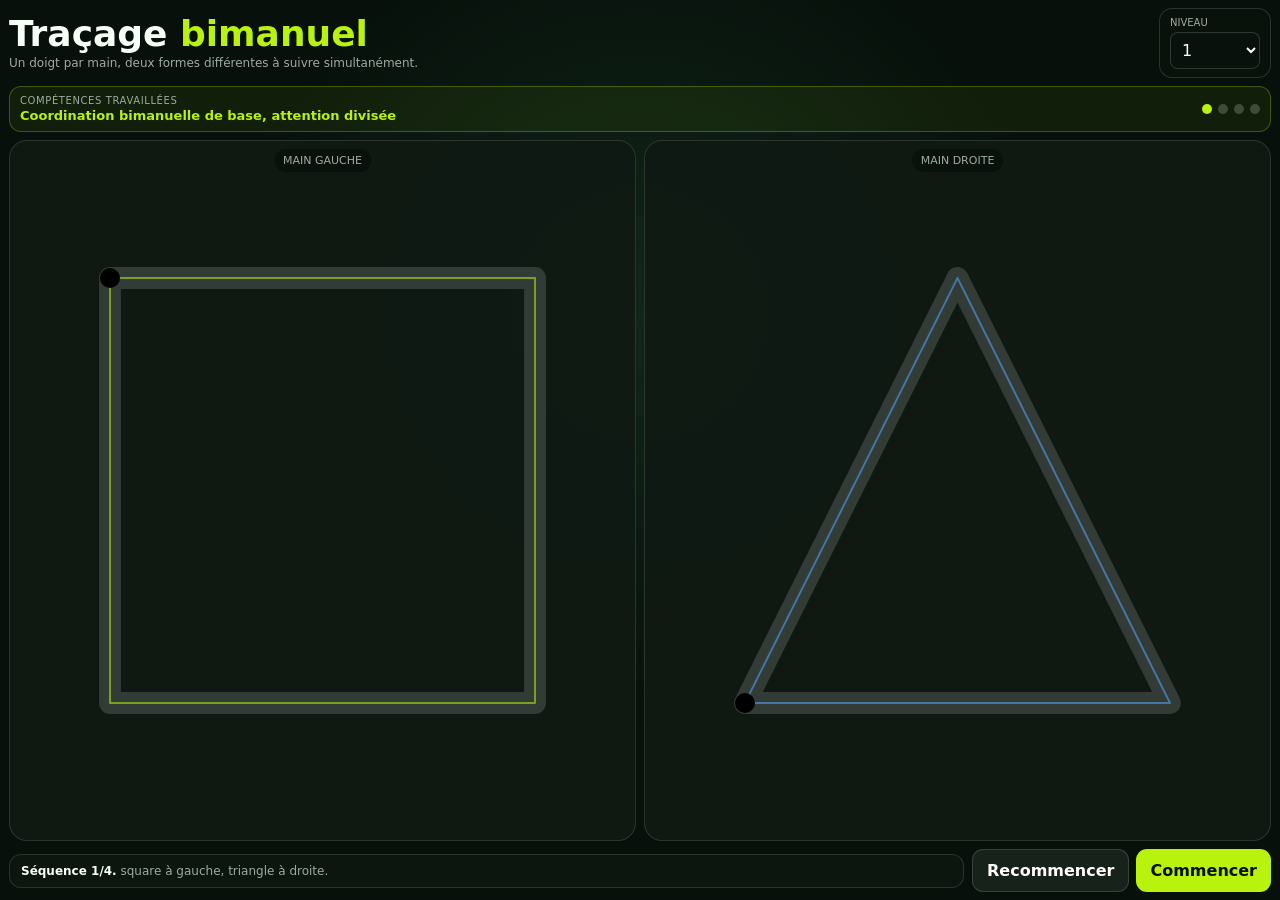
<file: jeux/bimanuel/index.html>
<!doctype html>
<html lang="fr">
<head>
<meta charset="utf-8">
<meta name="viewport" content="width=device-width,initial-scale=1,maximum-scale=1,user-scalable=no,viewport-fit=cover">
<title>Traçage bimanuel — 15 niveaux</title>
<style>
:root{
  --bg:#07100b;--panel:#101a14;--text:#f7fff9;--muted:#9bad9f;
  --accent:#b8f20d;--good:#38dc79;--bad:#ff5d73;--blue:#55a8ff;
}
*{box-sizing:border-box;-webkit-tap-highlight-color:transparent;user-select:none}
html,body{margin:0;width:100%;height:100%;overflow:hidden;background:var(--bg);color:var(--text);font-family:Inter,system-ui,sans-serif}
button,select{font:inherit}
#app{
  position:fixed;inset:0;display:grid;
  grid-template-rows:auto auto minmax(0,1fr) auto;
  gap:8px;padding:max(8px,env(safe-area-inset-top)) 9px max(8px,env(safe-area-inset-bottom));
  overflow:hidden;
  background:radial-gradient(circle at 50% 35%,rgba(47,113,65,.23),transparent 48%),var(--bg);
}
header{display:grid;grid-template-columns:1fr 112px;gap:10px;align-items:center}
h1{margin:0;font-size:clamp(22px,5.7vw,36px);line-height:1}
.subtitle{color:var(--muted);font-size:12px;margin-top:4px}
.level-box{padding:8px 10px;border:1px solid rgba(255,255,255,.14);border-radius:13px;background:rgba(10,19,13,.84)}
.level-box small{display:block;color:var(--muted);font-size:10px;text-transform:uppercase}
select{width:100%;margin-top:4px;padding:7px;border:1px solid rgba(255,255,255,.16);border-radius:8px;background:#08110b;color:#fff}
.skill{
  display:grid;grid-template-columns:1fr auto;gap:10px;align-items:center;
  padding:8px 10px;border:1px solid rgba(184,242,13,.28);
  border-radius:12px;background:rgba(184,242,13,.06)
}
.skill small{display:block;color:var(--muted);font-size:10px;text-transform:uppercase;letter-spacing:.06em}
.skill strong{display:block;color:var(--accent);margin-top:2px;font-size:13px}
.progress{display:flex;gap:6px}.step{width:10px;height:10px;border-radius:50%;background:#ffffff33}.step.active{background:var(--accent)}.step.done{background:var(--good)}
.game-area{
  min-height:0;display:grid;grid-template-columns:1fr 1fr;gap:8px;overflow:hidden
}
.zone{
  position:relative;min-width:0;min-height:0;border:1px solid rgba(255,255,255,.12);
  border-radius:18px;background:rgba(16,26,20,.94);overflow:hidden;touch-action:none
}
.zone-title{
  position:absolute;z-index:3;top:8px;left:50%;transform:translateX(-50%);
  padding:5px 9px;border-radius:999px;background:#07100bcc;color:var(--muted);font-size:11px
}
canvas{display:block;width:100%;height:100%;touch-action:none}
footer{display:grid;grid-template-columns:1fr auto;gap:8px;align-items:center}
.status{padding:9px 11px;border:1px solid rgba(255,255,255,.12);border-radius:12px;background:#0c160f;color:var(--muted);font-size:12px}
.status strong{color:var(--text)}
.controls{display:flex;gap:7px}
.btn{border:0;border-radius:11px;padding:11px 14px;background:var(--accent);color:#081006;font-weight:900;cursor:pointer}
.btn.secondary{background:#17221b;color:#fff;border:1px solid rgba(255,255,255,.14)}
.overlay{
  position:absolute;inset:0;z-index:10;display:grid;place-items:center;padding:18px;
  background:rgba(3,8,5,.82);backdrop-filter:blur(8px)
}
.overlay[hidden]{display:none}
.panel{width:min(92vw,520px);padding:20px;border:1px solid rgba(255,255,255,.14);border-radius:20px;background:#0b150e}
.panel h2{margin:0 0 8px}.panel p{margin:0 0 14px;color:var(--muted);line-height:1.45}
.result-grid{display:grid;grid-template-columns:repeat(3,1fr);gap:8px;margin:14px 0}
.result-card{padding:10px;border:1px solid rgba(255,255,255,.12);border-radius:12px;text-align:center;background:#101a14}
.result-card small{display:block;color:var(--muted);font-size:10px}.result-card strong{display:block;margin-top:4px;color:var(--accent)}
@media(max-width:620px){
  #app{gap:6px;padding-left:7px;padding-right:7px}
  header{grid-template-columns:1fr 100px}
  .subtitle{font-size:11px}
  footer{grid-template-columns:1fr}
  .controls{display:grid;grid-template-columns:1fr 1fr}
  .btn{width:100%;padding:10px}
}
@media(max-width:430px){
  .game-area{gap:5px}.zone{border-radius:14px}.zone-title{font-size:10px}
}
@media(max-height:610px){
  h1{font-size:20px}.subtitle{display:none}.skill{padding:6px 8px}
  footer{grid-template-columns:1fr auto}.controls{display:flex}
}
</style>
</head>
<body>
<main id="app">
<header>
  <div>
    <h1>Traçage <span style="color:var(--accent)">bimanuel</span></h1>
    <div class="subtitle">Un doigt par main, deux formes différentes à suivre simultanément.</div>
  </div>
  <label class="level-box">
    <small>Niveau</small>
    <select id="levelSelect"></select>
  </label>
</header>

<section class="skill">
  <div>
    <small>Compétences travaillées</small>
    <strong id="skillText"></strong>
  </div>
  <div id="progress" class="progress"></div>
</section>

<section class="game-area">
  <div class="zone">
    <div class="zone-title">MAIN GAUCHE</div>
    <canvas id="leftCanvas"></canvas>
  </div>
  <div class="zone">
    <div class="zone-title">MAIN DROITE</div>
    <canvas id="rightCanvas"></canvas>
  </div>
</section>

<footer>
  <div id="status" class="status"><strong>Prêt.</strong> Appuie sur Commencer.</div>
  <div class="controls">
    <button id="restartBtn" class="btn secondary" type="button">Recommencer</button>
    <button id="startBtn" class="btn" type="button">Commencer</button>
  </div>
</footer>

<section id="resultOverlay" class="overlay" hidden>
  <div class="panel">
    <h2 id="resultTitle">Séquence terminée</h2>
    <p id="resultText"></p>
    <div class="result-grid">
      <div class="result-card"><small>Gauche</small><strong id="leftScore">0%</strong></div>
      <div class="result-card"><small>Droite</small><strong id="rightScore">0%</strong></div>
      <div class="result-card"><small>Moyenne</small><strong id="avgScore">0%</strong></div>
    </div>
    <button id="continueBtn" class="btn" type="button">Continuer</button>
  </div>
</section>
</main>

<script>
"use strict";

const SHAPES={
  square:t=>{const u=(t%1)*4;if(u<1)return{x:-1+2*u,y:-1};if(u<2)return{x:1,y:-1+2*(u-1)};if(u<3)return{x:1-2*(u-2),y:1};return{x:-1,y:1-2*(u-3)}},
  triangle:t=>{const pts=[[-1,1],[0,-1],[1,1],[-1,1]],u=(t%1)*3,i=Math.floor(u),f=u-i;return{x:pts[i][0]+(pts[i+1][0]-pts[i][0])*f,y:pts[i][1]+(pts[i+1][1]-pts[i][1])*f}},
  circle:t=>({x:Math.cos(t*Math.PI*2),y:Math.sin(t*Math.PI*2)}),
  diamond:t=>{const pts=[[0,-1],[1,0],[0,1],[-1,0],[0,-1]],u=(t%1)*4,i=Math.floor(u),f=u-i;return{x:pts[i][0]+(pts[i+1][0]-pts[i][0])*f,y:pts[i][1]+(pts[i+1][1]-pts[i][1])*f}},
  eight:t=>({x:Math.sin(t*Math.PI*2),y:Math.sin(t*Math.PI*4)*.72}),
  zigzag:t=>{const pts=[[-1,-.8],[-.45,.8],[0,-.8],[.45,.8],[1,-.8]],u=(t%1)*4,i=Math.min(3,Math.floor(u)),f=u-i;return{x:pts[i][0]+(pts[i+1][0]-pts[i][0])*f,y:pts[i][1]+(pts[i+1][1]-pts[i][1])*f}},
  wave:t=>({x:-1+2*(t%1),y:Math.sin(t*Math.PI*4)*.72}),
  spiral:t=>{const a=t*Math.PI*4,r=.18+.82*t;return{x:Math.cos(a)*r,y:Math.sin(a)*r}}
};

const LEVELS={
1:{speed:.065,tolerance:.24,laps:1,skill:"Coordination bimanuelle de base, attention divisée",seq:[["square","triangle",1,1],["circle","square",1,1],["triangle","circle",1,1],["diamond","square",1,1]]},
2:{speed:.072,tolerance:.23,laps:1,skill:"Indépendance des deux mains, précision gestuelle",seq:[["square","triangle",1,-1],["circle","diamond",1,1],["triangle","square",-1,1],["diamond","circle",1,-1]]},
3:{speed:.08,tolerance:.22,laps:1,skill:"Synchronisation visuomotrice, contrôle bilatéral",seq:[["zigzag","circle",1,1],["square","wave",1,-1],["triangle","diamond",-1,1],["circle","zigzag",1,-1]]},
4:{speed:.087,tolerance:.21,laps:1,skill:"Précision bimanuelle sur formes asymétriques",seq:[["eight","square",1,1],["triangle","wave",1,-1],["zigzag","diamond",-1,1],["circle","eight",1,-1]]},
5:{speed:.095,tolerance:.20,laps:1,skill:"Adaptation à des directions opposées",seq:[["square","triangle",1,-1],["eight","circle",-1,1],["wave","diamond",1,-1],["zigzag","square",-1,1]]},
6:{speed:.103,tolerance:.19,laps:1.2,skill:"Coordination sous vitesse, maintien de l’attention",seq:[["circle","wave",1,1],["diamond","eight",-1,1],["triangle","zigzag",1,-1],["square","circle",-1,1]]},
7:{speed:.112,tolerance:.18,laps:1.25,skill:"Double tâche et anticipation motrice",seq:[["spiral","square",1,1],["eight","triangle",1,-1],["wave","circle",-1,1],["zigzag","diamond",1,-1]]},
8:{speed:.121,tolerance:.17,laps:1.3,skill:"Stabilité gestuelle sous charge cognitive",seq:[["spiral","circle",1,-1],["square","eight",-1,1],["triangle","wave",1,1],["diamond","zigzag",-1,1]]},
9:{speed:.13,tolerance:.165,laps:1.35,skill:"Attention partagée et contrôle des trajectoires",seq:[["eight","spiral",1,1],["wave","triangle",-1,1],["circle","zigzag",1,-1],["square","diamond",-1,1]]},
10:{speed:.14,tolerance:.16,laps:1.4,skill:"Décision motrice sous pression temporelle",seq:[["spiral","zigzag",1,-1],["eight","wave",-1,1],["diamond","triangle",1,-1],["circle","square",-1,1]]},
11:{speed:.15,tolerance:.155,laps:1.45,skill:"Résistance à l’erreur et régularité bimanuelle",seq:[["zigzag","spiral",1,1],["wave","eight",-1,-1],["triangle","circle",1,-1],["diamond","square",-1,1]]},
12:{speed:.16,tolerance:.15,laps:1.5,skill:"Flexibilité cognitive et coordination avancée",seq:[["spiral","eight",1,-1],["circle","wave",-1,1],["zigzag","triangle",1,-1],["square","diamond",-1,-1]]},
13:{speed:.17,tolerance:.145,laps:1.55,skill:"Maîtrise de trajectoires complexes",seq:[["spiral","zigzag",-1,1],["eight","diamond",1,-1],["wave","square",-1,1],["circle","triangle",1,-1]]},
14:{speed:.18,tolerance:.14,laps:1.65,skill:"Coordination bilatérale à haute vitesse",seq:[["spiral","wave",1,-1],["zigzag","eight",-1,1],["diamond","circle",1,-1],["triangle","square",-1,-1]]},
15:{speed:.19,tolerance:.135,laps:1.75,skill:"Maîtrise bimanuelle sous forte charge cognitive",seq:[["spiral","eight",-1,1],["wave","zigzag",1,-1],["circle","diamond",-1,-1],["triangle","spiral",1,-1]]}
};

const levelSelect=document.getElementById("levelSelect");
const leftCanvas=document.getElementById("leftCanvas");
const rightCanvas=document.getElementById("rightCanvas");
const skillText=document.getElementById("skillText");
const progress=document.getElementById("progress");
const status=document.getElementById("status");
const startBtn=document.getElementById("startBtn");
const restartBtn=document.getElementById("restartBtn");
const overlay=document.getElementById("resultOverlay");
const resultTitle=document.getElementById("resultTitle");
const resultText=document.getElementById("resultText");
const leftScore=document.getElementById("leftScore");
const rightScore=document.getElementById("rightScore");
const avgScore=document.getElementById("avgScore");
const continueBtn=document.getElementById("continueBtn");

levelSelect.innerHTML=Array.from({length:15},(_,i)=>`<option value="${i+1}">${i+1}</option>`).join("");

let level=1,sequenceIndex=0,running=false,startTime=0,raf=null;
let leftPointer=null,rightPointer=null,leftSamples=0,rightSamples=0,leftGood=0,rightGood=0;
let current={leftShape:"square",rightShape:"triangle",leftDir:1,rightDir:1};

function cfg(){return LEVELS[level]}
function setStatus(title,text=""){status.innerHTML=`<strong>${title}</strong>${text?" "+text:""}`}
function updateProgress(){
  progress.innerHTML="";
  for(let i=0;i<4;i++){const s=document.createElement("span");s.className="step"+(i<sequenceIndex?" done":i===sequenceIndex?" active":"");progress.appendChild(s)}
}
function resizeCanvas(canvas){
  const r=canvas.getBoundingClientRect(),dpr=Math.min(devicePixelRatio||1,2);
  canvas.width=Math.round(r.width*dpr);canvas.height=Math.round(r.height*dpr);
  const ctx=canvas.getContext("2d");ctx.setTransform(dpr,0,0,dpr,0,0)
}
function resize(){resizeCanvas(leftCanvas);resizeCanvas(rightCanvas);drawAll(performance.now())}
function mapPoint(shape,t,canvas){
  const p=SHAPES[shape]((t%1+1)%1),w=canvas.clientWidth,h=canvas.clientHeight;
  const scale=Math.min(w,h)*.34;
  return{x:w/2+p.x*scale,y:h/2+p.y*scale}
}
function drawPath(canvas,shape,dir,color){
  const ctx=canvas.getContext("2d"),w=canvas.clientWidth,h=canvas.clientHeight;
  ctx.clearRect(0,0,w,h);ctx.lineWidth=Math.max(7,Math.min(w,h)*.035);ctx.lineCap="round";ctx.lineJoin="round";
  ctx.strokeStyle="rgba(255,255,255,.15)";ctx.beginPath();
  for(let i=0;i<=180;i++){const t=dir>0?i/180:1-i/180,p=mapPoint(shape,t,canvas);if(i===0)ctx.moveTo(p.x,p.y);else ctx.lineTo(p.x,p.y)}
  ctx.stroke();
  ctx.lineWidth=2;ctx.strokeStyle=color;ctx.stroke()
}
function drawFinger(ctx,p,color){
  if(!p)return;ctx.beginPath();ctx.arc(p.x,p.y,12,0,Math.PI*2);ctx.fillStyle=color;ctx.fill();
  ctx.beginPath();ctx.arc(p.x,p.y,22,0,Math.PI*2);ctx.strokeStyle=color;ctx.lineWidth=2;ctx.stroke()
}
function drawAll(now){
  const c=cfg(),elapsed=running?(now-startTime)/1000:0;
  const t=elapsed*c.speed;
  drawPath(leftCanvas,current.leftShape,current.leftDir,"rgba(184,242,13,.55)");
  drawPath(rightCanvas,current.rightShape,current.rightDir,"rgba(85,168,255,.55)");
  const lctx=leftCanvas.getContext("2d"),rctx=rightCanvas.getContext("2d");
  const lp=mapPoint(current.leftShape,current.leftDir>0?t:-t,leftCanvas);
  const rp=mapPoint(current.rightShape,current.rightDir>0?t:-t,rightCanvas);
  lctx.beginPath();lctx.arc(lp.x,lp.y,10,0,Math.PI*2);lctx.fillStyle="var(--accent)";lctx.fill();
  rctx.beginPath();rctx.arc(rp.x,rp.y,10,0,Math.PI*2);rctx.fillStyle="var(--blue)";rctx.fill();
  drawFinger(lctx,leftPointer,"rgba(184,242,13,.95)");
  drawFinger(rctx,rightPointer,"rgba(85,168,255,.95)");
  if(running){
    sampleAccuracy(lp,rp);
    if(t>=c.laps)finishSequence();
    else raf=requestAnimationFrame(drawAll)
  }
}
function sampleAccuracy(lp,rp){
  const tol=Math.min(leftCanvas.clientWidth,leftCanvas.clientHeight)*cfg().tolerance;
  if(leftPointer){leftSamples++;if(Math.hypot(leftPointer.x-lp.x,leftPointer.y-lp.y)<=tol)leftGood++}
  if(rightPointer){rightSamples++;if(Math.hypot(rightPointer.x-rp.x,rightPointer.y-rp.y)<=tol)rightGood++}
}
function pointerPos(e,canvas){const r=canvas.getBoundingClientRect();return{x:e.clientX-r.left,y:e.clientY-r.top,id:e.pointerId}}
function bindCanvas(canvas,side){
  canvas.addEventListener("pointerdown",e=>{canvas.setPointerCapture(e.pointerId);const p=pointerPos(e,canvas);if(side==="left")leftPointer=p;else rightPointer=p});
  canvas.addEventListener("pointermove",e=>{const p=pointerPos(e,canvas);if(side==="left"&&leftPointer?.id===e.pointerId)leftPointer=p;if(side==="right"&&rightPointer?.id===e.pointerId)rightPointer=p});
  const up=e=>{if(side==="left"&&leftPointer?.id===e.pointerId)leftPointer=null;if(side==="right"&&rightPointer?.id===e.pointerId)rightPointer=null};
  canvas.addEventListener("pointerup",up);canvas.addEventListener("pointercancel",up)
}
function loadSequence(){
  const s=cfg().seq[sequenceIndex];
  [current.leftShape,current.rightShape,current.leftDir,current.rightDir]=s;
  setStatus("Séquence "+(sequenceIndex+1)+"/4.",`${current.leftShape} à gauche, ${current.rightShape} à droite.`);
  leftPointer=rightPointer=null;leftSamples=rightSamples=leftGood=rightGood=0;
  drawAll(performance.now());updateProgress()
}
function startSequence(){
  if(running)return;
  running=true;startTime=performance.now();leftSamples=rightSamples=leftGood=rightGood=0;
  setStatus("En cours.","Pose un doigt dans chaque zone et suis les deux repères.");
  startBtn.disabled=true;raf=requestAnimationFrame(drawAll)
}
function finishSequence(){
  running=false;if(raf)cancelAnimationFrame(raf);raf=null;
  const ls=leftSamples?Math.round(leftGood/leftSamples*100):0;
  const rs=rightSamples?Math.round(rightGood/rightSamples*100):0;
  const avg=Math.round((ls+rs)/2);
  leftScore.textContent=ls+"%";rightScore.textContent=rs+"%";avgScore.textContent=avg+"%";
  const passed=avg>=70&&ls>=60&&rs>=60;
  resultTitle.textContent=passed?"Séquence validée":"Séquence à retravailler";
  resultText.textContent=passed?"Les deux mains sont restées suffisamment proches des trajectoires.":"Une des deux mains s’est trop éloignée de sa trajectoire.";
  continueBtn.textContent=passed?(sequenceIndex===3?"Terminer le niveau":"Séquence suivante"):"Réessayer";
  continueBtn.onclick=()=>{
    overlay.hidden=true;
    if(passed){
      if(sequenceIndex<3){sequenceIndex++;loadSequence();startBtn.disabled=false}
      else{setStatus("Niveau validé !","Les 4 séquences sont réussies.");startBtn.disabled=false}
    }else{loadSequence();startBtn.disabled=false}
  };
  overlay.hidden=false
}
function resetLevel(){running=false;if(raf)cancelAnimationFrame(raf);sequenceIndex=0;startBtn.disabled=false;loadSequence()}
function updateLevel(){level=Number(levelSelect.value);skillText.textContent=cfg().skill;resetLevel()}

bindCanvas(leftCanvas,"left");bindCanvas(rightCanvas,"right");
levelSelect.addEventListener("change",updateLevel);
startBtn.addEventListener("click",startSequence);
restartBtn.addEventListener("click",resetLevel);
window.addEventListener("resize",resize);

updateLevel();
resize();
</script>
</body>
</html>
</file>
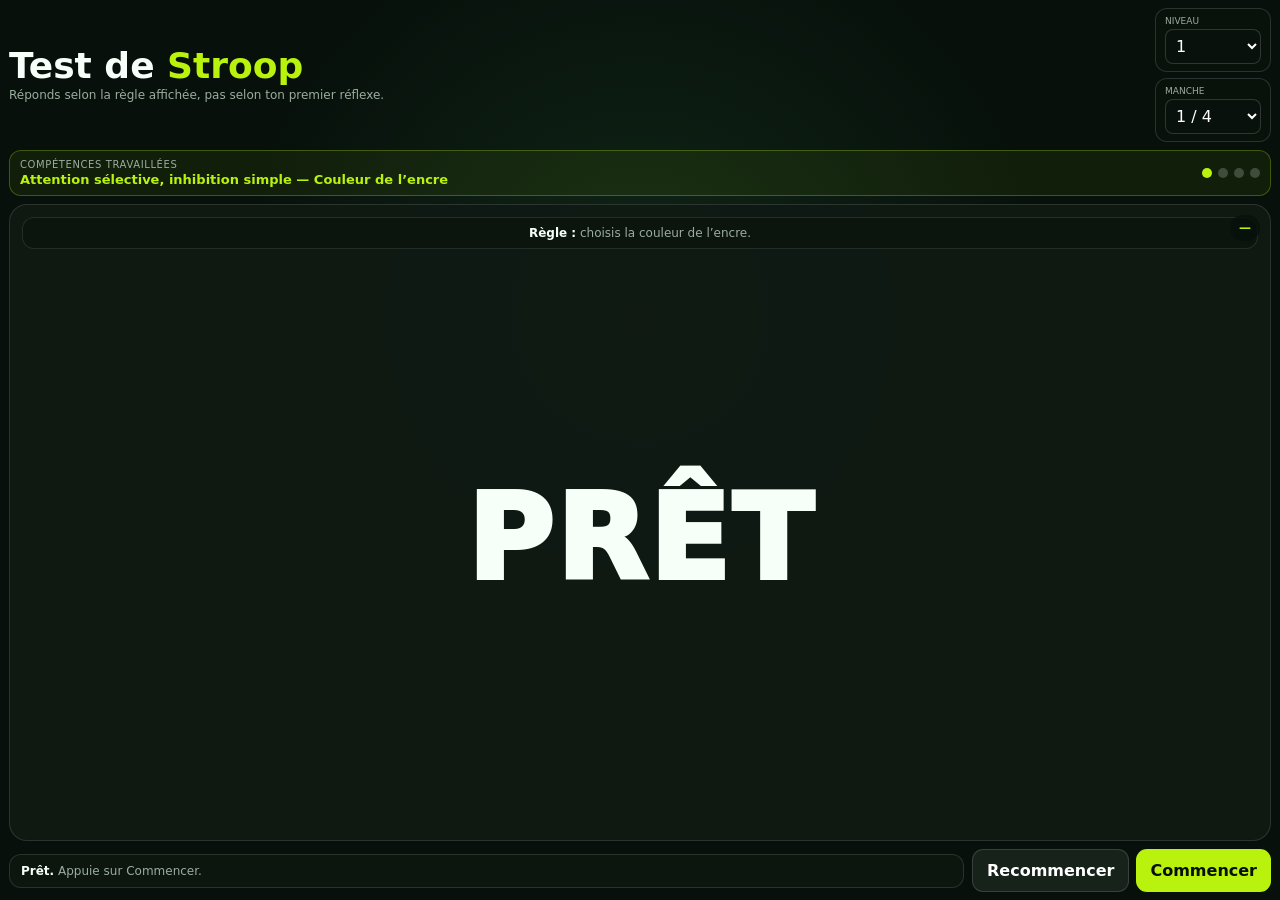
<file: jeux/stroop/index.html>
<!doctype html>
<html lang="fr">
<head>
<meta charset="utf-8">
<meta name="viewport" content="width=device-width,initial-scale=1,maximum-scale=1,user-scalable=no,viewport-fit=cover">
<title>Stroop Football — 15 niveaux</title>
<style>
:root{
  --bg:#07100b;--panel:#101a14;--text:#f7fff9;--muted:#9bad9f;
  --accent:#b8f20d;--good:#38dc79;--bad:#ff5d73;--blue:#55a8ff;--yellow:#f3d93b;--purple:#9b7cff;--orange:#ff9f43;
}
*{box-sizing:border-box;-webkit-tap-highlight-color:transparent;user-select:none}
html,body{margin:0;width:100%;height:100%;overflow:hidden;background:var(--bg);color:var(--text);font-family:Inter,system-ui,sans-serif}
button,select{font:inherit}
#app{
  position:fixed;inset:0;display:grid;grid-template-rows:auto auto minmax(0,1fr) auto;
  gap:8px;padding:max(8px,env(safe-area-inset-top)) 9px max(8px,env(safe-area-inset-bottom));
  overflow:hidden;background:radial-gradient(circle at 50% 35%,rgba(47,113,65,.23),transparent 48%),var(--bg)
}
header{display:grid;grid-template-columns:1fr 116px;gap:10px;align-items:center}
h1{margin:0;font-size:clamp(22px,5.7vw,36px);line-height:1}
.subtitle{color:var(--muted);font-size:12px;margin-top:4px}
.control-stack{display:grid;gap:6px}
.select-box{padding:7px 9px;border:1px solid rgba(255,255,255,.14);border-radius:12px;background:rgba(10,19,13,.84)}
.select-box small{display:block;color:var(--muted);font-size:9px;text-transform:uppercase}
select{width:100%;margin-top:3px;padding:6px;border:1px solid rgba(255,255,255,.16);border-radius:8px;background:#08110b;color:#fff}
.skill{
  display:grid;grid-template-columns:1fr auto;gap:10px;align-items:center;
  padding:8px 10px;border:1px solid rgba(184,242,13,.28);border-radius:12px;background:rgba(184,242,13,.06)
}
.skill small{display:block;color:var(--muted);font-size:10px;text-transform:uppercase;letter-spacing:.06em}
.skill strong{display:block;color:var(--accent);margin-top:2px;font-size:13px}
.progress{display:flex;gap:6px}.step{width:10px;height:10px;border-radius:50%;background:#ffffff33}.step.active{background:var(--accent)}.step.done{background:var(--good)}
.arena{
  min-height:0;position:relative;display:grid;grid-template-rows:auto minmax(0,1fr) auto;
  gap:10px;padding:12px;border:1px solid rgba(255,255,255,.12);border-radius:18px;background:rgba(16,26,20,.94);overflow:hidden
}
.rule{
  padding:8px 10px;border-radius:12px;background:#0b150e;border:1px solid rgba(255,255,255,.1);
  color:var(--muted);font-size:12px;text-align:center
}
.rule strong{color:var(--text)}
.stimulus-wrap{display:grid;place-items:center;min-height:0}
.stimulus{
  font-weight:950;font-size:clamp(44px,14vw,118px);letter-spacing:.02em;text-align:center;
  padding:12px;line-height:1;word-break:break-word
}
.countdown{position:absolute;top:10px;right:10px;padding:6px 9px;border-radius:999px;background:#07100bcc;color:var(--accent);font-weight:800;font-size:12px}
.answers{display:grid;grid-template-columns:repeat(4,1fr);gap:8px}
.answer{
  min-height:58px;border:0;border-radius:13px;color:#07100b;font-weight:900;cursor:pointer;
  padding:8px;font-size:clamp(12px,2.8vw,16px)
}
.answer:active{transform:scale(.98)}
footer{display:grid;grid-template-columns:1fr auto;gap:8px;align-items:center}
.status{padding:9px 11px;border:1px solid rgba(255,255,255,.12);border-radius:12px;background:#0c160f;color:var(--muted);font-size:12px}
.status strong{color:var(--text)}
.controls{display:flex;gap:7px}
.btn{border:0;border-radius:11px;padding:11px 14px;background:var(--accent);color:#081006;font-weight:900;cursor:pointer}
.btn.secondary{background:#17221b;color:#fff;border:1px solid rgba(255,255,255,.14)}
.overlay{
  position:absolute;inset:0;z-index:10;display:grid;place-items:center;padding:18px;
  background:rgba(3,8,5,.82);backdrop-filter:blur(8px)
}
.overlay[hidden]{display:none}
.panel{width:min(92vw,520px);padding:20px;border:1px solid rgba(255,255,255,.14);border-radius:20px;background:#0b150e}
.panel h2{margin:0 0 8px}.panel p{margin:0 0 14px;color:var(--muted);line-height:1.45}
.result-grid{display:grid;grid-template-columns:repeat(3,1fr);gap:8px;margin:14px 0}
.result-card{padding:10px;border:1px solid rgba(255,255,255,.12);border-radius:12px;text-align:center;background:#101a14}
.result-card small{display:block;color:var(--muted);font-size:10px}.result-card strong{display:block;margin-top:4px;color:var(--accent)}
@media(max-width:620px){
  header{grid-template-columns:1fr 104px}.subtitle{font-size:11px}
  .answers{grid-template-columns:repeat(2,1fr)}
  footer{grid-template-columns:1fr}.controls{display:grid;grid-template-columns:1fr 1fr}
  .btn{width:100%;padding:10px}
}
@media(max-height:610px){
  h1{font-size:20px}.subtitle{display:none}.skill{padding:6px 8px}
  footer{grid-template-columns:1fr auto}.controls{display:flex}
  .answer{min-height:46px}.stimulus{font-size:clamp(38px,10vw,82px)}
}
</style>
</head>
<body>
<main id="app">
<header>
  <div>
    <h1>Test de <span style="color:var(--accent)">Stroop</span></h1>
    <div class="subtitle">Réponds selon la règle affichée, pas selon ton premier réflexe.</div>
  </div>
  <div class="control-stack">
    <label class="select-box">
      <small>Niveau</small>
      <select id="levelSelect"></select>
    </label>
    <label class="select-box">
      <small>Manche</small>
      <select id="roundSelect">
        <option value="0">1 / 4</option><option value="1">2 / 4</option>
        <option value="2">3 / 4</option><option value="3">4 / 4</option>
      </select>
    </label>
  </div>
</header>

<section class="skill">
  <div>
    <small>Compétences travaillées</small>
    <strong id="skillText"></strong>
  </div>
  <div id="progress" class="progress"></div>
</section>

<section class="arena">
  <div id="ruleText" class="rule"><strong>Règle :</strong> choisis la couleur de l’encre.</div>
  <div class="stimulus-wrap">
    <div id="stimulus" class="stimulus">PRÊT</div>
  </div>
  <div id="answers" class="answers"></div>
  <div id="countdown" class="countdown">—</div>
</section>

<footer>
  <div id="status" class="status"><strong>Prêt.</strong> Appuie sur Commencer.</div>
  <div class="controls">
    <button id="restartBtn" class="btn secondary" type="button">Recommencer</button>
    <button id="startBtn" class="btn" type="button">Commencer</button>
  </div>
</footer>

<section id="resultOverlay" class="overlay" hidden>
  <div class="panel">
    <h2 id="resultTitle">Manche terminée</h2>
    <p id="resultText"></p>
    <div class="result-grid">
      <div class="result-card"><small>Précision</small><strong id="accuracyValue">0%</strong></div>
      <div class="result-card"><small>Temps moyen</small><strong id="timeValue">0 ms</strong></div>
      <div class="result-card"><small>Score</small><strong id="scoreValue">0</strong></div>
    </div>
    <button id="continueBtn" class="btn" type="button">Continuer</button>
  </div>
</section>
</main>

<script>
"use strict";

const COLORS=[
  {name:"ROUGE",hex:"#ff5d73"},
  {name:"VERT",hex:"#38dc79"},
  {name:"BLEU",hex:"#55a8ff"},
  {name:"JAUNE",hex:"#f3d93b"},
  {name:"VIOLET",hex:"#9b7cff"},
  {name:"ORANGE",hex:"#ff9f43"}
];

const LEVELS={
1:{colors:3,trials:8,limit:2600,incongruent:.45,shuffle:false,distractor:false,switchRule:false,neutral:false,skill:"Attention sélective, inhibition simple"},
2:{colors:4,trials:10,limit:2450,incongruent:.55,shuffle:false,distractor:true,switchRule:false,neutral:false,skill:"Contrôle de l’interférence, attention visuelle"},
3:{colors:4,trials:10,limit:2300,incongruent:.65,shuffle:true,distractor:true,switchRule:false,neutral:false,skill:"Inhibition et vitesse de décision"},
4:{colors:4,trials:12,limit:2150,incongruent:.72,shuffle:true,distractor:true,switchRule:true,neutral:false,skill:"Flexibilité cognitive et changement de règle"},
5:{colors:4,trials:12,limit:2000,incongruent:.78,shuffle:true,distractor:true,switchRule:true,neutral:true,skill:"Attention soutenue, adaptation à des stimuli neutres"},
6:{colors:5,trials:12,limit:1900,incongruent:.8,shuffle:true,distractor:true,switchRule:true,neutral:true,skill:"Traitement rapide et inhibition renforcée"},
7:{colors:5,trials:14,limit:1800,incongruent:.82,shuffle:true,distractor:true,switchRule:true,neutral:true,skill:"Mémoire de règle et contrôle attentionnel"},
8:{colors:5,trials:14,limit:1700,incongruent:.84,shuffle:true,distractor:true,switchRule:true,neutral:true,skill:"Flexibilité sous pression temporelle"},
9:{colors:5,trials:15,limit:1600,incongruent:.86,shuffle:true,distractor:true,switchRule:true,neutral:true,skill:"Décision rapide avec forte interférence"},
10:{colors:6,trials:15,limit:1500,incongruent:.88,shuffle:true,distractor:true,switchRule:true,neutral:true,skill:"Sélection de l’information sous charge élevée"},
11:{colors:6,trials:16,limit:1420,incongruent:.9,shuffle:true,distractor:true,switchRule:true,neutral:true,skill:"Inhibition avancée et concentration durable"},
12:{colors:6,trials:16,limit:1340,incongruent:.91,shuffle:true,distractor:true,switchRule:true,neutral:true,skill:"Adaptation cognitive à rythme rapide"},
13:{colors:6,trials:18,limit:1260,incongruent:.92,shuffle:true,distractor:true,switchRule:true,neutral:true,skill:"Décision sous forte pression"},
14:{colors:6,trials:18,limit:1180,incongruent:.94,shuffle:true,distractor:true,switchRule:true,neutral:true,skill:"Contrôle exécutif à haute vitesse"},
15:{colors:6,trials:20,limit:1050,incongruent:.95,shuffle:true,distractor:true,switchRule:true,neutral:true,skill:"Maîtrise de l’inhibition et flexibilité maximale"}
};

const ROUND_VARIANTS=[
  {name:"Couleur de l’encre",baseRule:"ink",randomRule:false,doubleDistractor:false},
  {name:"Mot écrit",baseRule:"word",randomRule:false,doubleDistractor:false},
  {name:"Règle alternée",baseRule:"ink",randomRule:true,doubleDistractor:false},
  {name:"Interférence renforcée",baseRule:"ink",randomRule:true,doubleDistractor:true}
];

const levelSelect=document.getElementById("levelSelect");
const roundSelect=document.getElementById("roundSelect");
const skillText=document.getElementById("skillText");
const progress=document.getElementById("progress");
const ruleText=document.getElementById("ruleText");
const stimulus=document.getElementById("stimulus");
const answers=document.getElementById("answers");
const countdown=document.getElementById("countdown");
const status=document.getElementById("status");
const startBtn=document.getElementById("startBtn");
const restartBtn=document.getElementById("restartBtn");
const overlay=document.getElementById("resultOverlay");
const resultTitle=document.getElementById("resultTitle");
const resultText=document.getElementById("resultText");
const accuracyValue=document.getElementById("accuracyValue");
const timeValue=document.getElementById("timeValue");
const scoreValue=document.getElementById("scoreValue");
const continueBtn=document.getElementById("continueBtn");

levelSelect.innerHTML=Array.from({length:15},(_,i)=>`<option value="${i+1}">${i+1}</option>`).join("");

let level=1,roundIndex=0,trial=0,correct=0,totalTime=0,trialStarted=0,currentAnswer="",running=false,timer=null,passedRounds=new Set();

function cfg(){return LEVELS[level]}
function variant(){return ROUND_VARIANTS[roundIndex]}
function setStatus(title,text=""){status.innerHTML=`<strong>${title}</strong>${text?" "+text:""}`}
function updateProgress(){
  progress.innerHTML="";
  for(let i=0;i<4;i++){
    const s=document.createElement("span");
    s.className="step"+(passedRounds.has(i)?" done":i===roundIndex?" active":"");
    progress.appendChild(s)
  }
}
function shuffle(arr){return [...arr].sort(()=>Math.random()-.5)}
function updateUI(){
  skillText.textContent=cfg().skill+" — "+variant().name;
  roundSelect.value=String(roundIndex);
  updateProgress();
  resetRound()
}
function resetRound(){
  clearTimeout(timer);running=false;trial=0;correct=0;totalTime=0;currentAnswer="";
  startBtn.disabled=false;stimulus.textContent="PRÊT";stimulus.style.color="var(--text)";
  countdown.textContent="—";answers.innerHTML="";setStatus("Prêt.","Appuie sur Commencer.");
  setRuleLabel(variant().baseRule)
}
function setRuleLabel(rule){
  ruleText.innerHTML=`<strong>Règle :</strong> ${rule==="ink"?"choisis la couleur de l’encre.":"choisis le mot écrit."}`
}
function chooseRule(){
  const v=variant(),c=cfg();
  if(v.randomRule && c.switchRule)return Math.random()<.5?"ink":"word";
  return v.baseRule
}
function makeTrial(){
  const c=cfg(),v=variant(),available=COLORS.slice(0,c.colors);
  let wordColor=available[Math.floor(Math.random()*available.length)];
  let inkColor;
  const useNeutral=c.neutral&&Math.random()<.12;
  if(useNeutral){
    stimulus.textContent="BALLON";
    inkColor=available[Math.floor(Math.random()*available.length)]
  }else{
    stimulus.textContent=wordColor.name;
    if(Math.random()<c.incongruent){
      do{inkColor=available[Math.floor(Math.random()*available.length)]}while(inkColor.name===wordColor.name)
    }else inkColor=wordColor
  }
  stimulus.style.color=inkColor.hex;

  const rule=chooseRule();
  setRuleLabel(rule);
  currentAnswer=rule==="ink"?inkColor.name:(useNeutral?inkColor.name:wordColor.name);

  let options=available;
  if(c.shuffle)options=shuffle(options);
  answers.innerHTML="";
  options.forEach(col=>{
    const b=document.createElement("button");
    b.type="button";b.className="answer";b.textContent=col.name;b.style.background=col.hex;
    b.addEventListener("click",()=>submit(col.name));
    answers.appendChild(b)
  });

  if(c.distractor){
    stimulus.style.textShadow=v.doubleDistractor
      ?"8px 7px 0 rgba(255,255,255,.12), -8px -7px 0 rgba(255,255,255,.08)"
      :"5px 5px 0 rgba(255,255,255,.1)";
    stimulus.style.transform=`translate(${(Math.random()-.5)*18}px,${(Math.random()-.5)*12}px) rotate(${(Math.random()-.5)*6}deg)`
  }else{
    stimulus.style.textShadow="none";stimulus.style.transform="none"
  }

  trialStarted=performance.now();
  let remaining=c.limit;
  countdown.textContent=(remaining/1000).toFixed(1)+" s";
  clearTimeout(timer);
  const tick=()=>{
    if(!running)return;
    remaining=c.limit-(performance.now()-trialStarted);
    countdown.textContent=Math.max(0,remaining/1000).toFixed(1)+" s";
    if(remaining<=0){submit(null);return}
    timer=setTimeout(tick,60)
  };
  tick()
}
function submit(value){
  if(!running)return;
  clearTimeout(timer);
  const elapsed=performance.now()-trialStarted;
  totalTime+=Math.min(elapsed,cfg().limit);
  if(value===currentAnswer)correct++;
  trial++;
  setStatus(value===currentAnswer?"Correct.":"Incorrect.",`${correct}/${trial} bonnes réponses.`);
  if(trial>=cfg().trials){finishRound();return}
  stimulus.textContent="•";answers.innerHTML="";countdown.textContent="—";
  timer=setTimeout(makeTrial,280)
}
function startRound(){
  if(running)return;
  running=true;trial=0;correct=0;totalTime=0;startBtn.disabled=true;
  setStatus("Manche en cours.",variant().name);
  makeTrial()
}
function finishRound(){
  running=false;clearTimeout(timer);
  const accuracy=Math.round(correct/cfg().trials*100);
  const avg=Math.round(totalTime/cfg().trials);
  const score=Math.max(0,Math.round(accuracy*10+(cfg().limit-avg)/3));
  const passed=accuracy>=80&&avg<=cfg().limit*.9;
  if(passed)passedRounds.add(roundIndex);

  accuracyValue.textContent=accuracy+"%";
  timeValue.textContent=avg+" ms";
  scoreValue.textContent=score;
  resultTitle.textContent=passed?"Manche validée":"Manche à retravailler";
  resultText.textContent=passed
    ?"La précision et la vitesse sont suffisantes pour cette manche."
    :"Il faut améliorer la précision ou répondre plus rapidement.";
  continueBtn.textContent=passed?(roundIndex===3?"Terminer le niveau":"Manche suivante"):"Réessayer";
  continueBtn.onclick=()=>{
    overlay.hidden=true;
    if(passed&&roundIndex<3){roundIndex++;updateUI()}
    else if(passed&&roundIndex===3){setStatus("Niveau validé !","Les 4 manches sont réussies.");startBtn.disabled=false}
    else resetRound()
  };
  overlay.hidden=false
}
levelSelect.addEventListener("change",()=>{level=Number(levelSelect.value);passedRounds.clear();roundIndex=0;updateUI()});
roundSelect.addEventListener("change",()=>{roundIndex=Number(roundSelect.value);updateUI()});
startBtn.addEventListener("click",startRound);
restartBtn.addEventListener("click",resetRound);

updateUI();
</script>
</body>
</html>
</file>
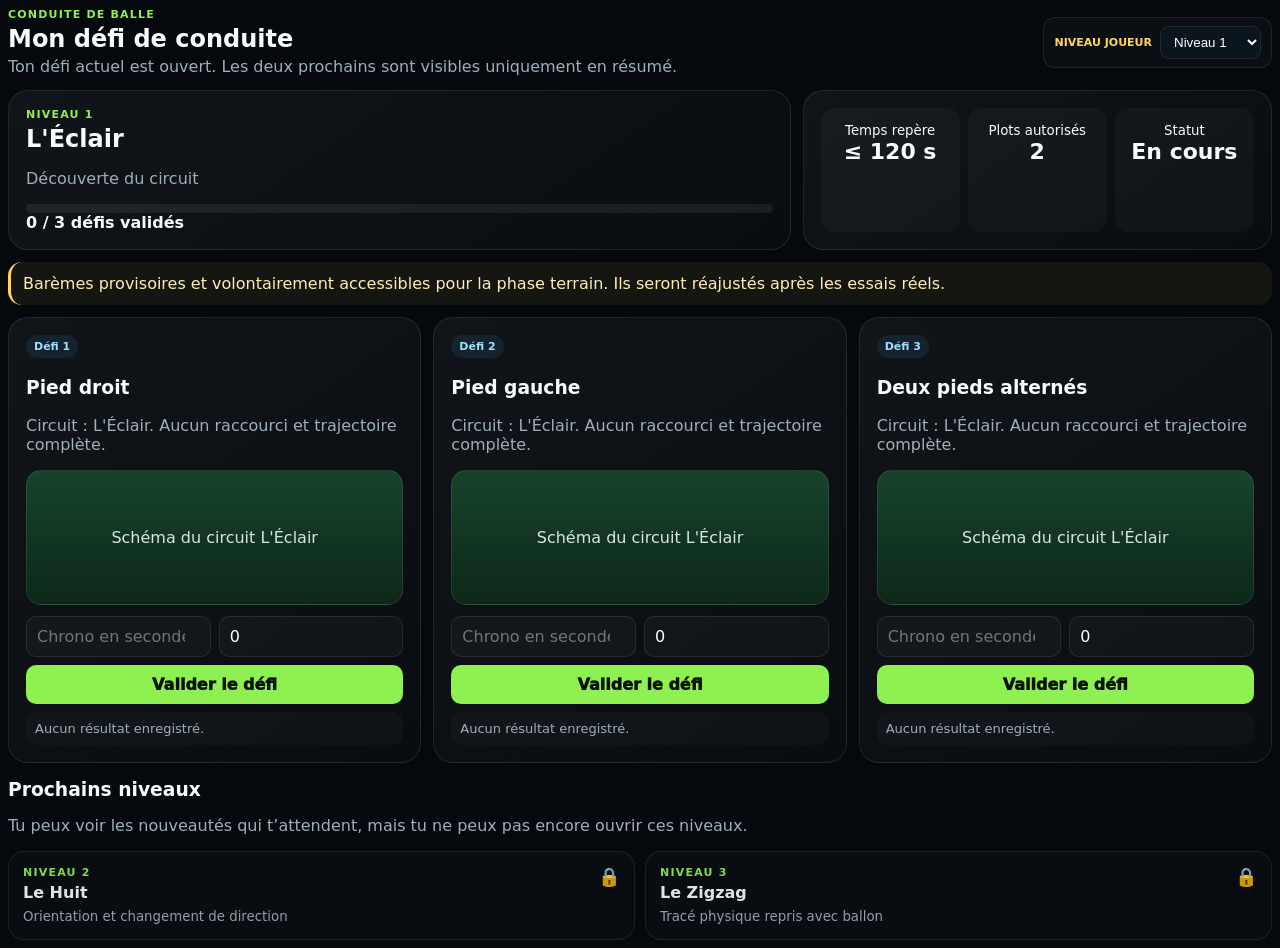
<file: modules/conduite-balle/index.html>
<!doctype html>
<html lang="fr"><head><meta charset="utf-8"><meta name="viewport" content="width=device-width,initial-scale=1">
<style>
:root{--bg:#05090d;--panel:#0c151d;--text:#f7fbff;--muted:#9eafbb;--blue:#35b8ff;--green:#8ff052;--gold:#ffd65b;--red:#ff7070;--line:#ffffff17}
*{box-sizing:border-box}body{margin:0;padding:8px;font-family:Inter,system-ui;background:#05090d;color:var(--text);overflow:hidden}
button,input{font:inherit}button{cursor:pointer}.top{display:flex;justify-content:space-between;gap:12px;align-items:center;margin-bottom:14px}.k{font-size:11px;text-transform:uppercase;letter-spacing:1.2px;color:var(--green);font-weight:900}h2{margin:4px 0}.muted{color:var(--muted)}
.levelnav{display:none}
.next-levels{margin-top:16px}
.next-levels h3{margin:0 0 10px}
.next-grid{display:grid;grid-template-columns:repeat(2,1fr);gap:10px}
.next-card{padding:14px;border-radius:16px;background:#ffffff06;border:1px solid var(--line);opacity:.9}
.next-card .lock{float:right;color:var(--gold);font-size:18px}
.next-card b{display:block;margin:4px 0}
.next-card small{color:var(--muted)}
@media(max-width:650px){.next-grid{grid-template-columns:1fr}}
.admin-mini{display:flex;align-items:center;gap:8px;padding:8px 10px;border:1px solid var(--line);border-radius:12px;background:#ffffff07}
.admin-mini span{font-size:11px;color:var(--gold);font-weight:900;text-transform:uppercase}
.admin-mini select{padding:7px 9px;border-radius:9px;background:#0b151d;color:white;border:1px solid var(--line)}.levelnav button{border:1px solid var(--line);background:#ffffff07;color:var(--muted);padding:9px 4px;border-radius:11px;font-weight:900}.levelnav button.active{color:#061006;background:var(--green);border-color:var(--green)}
.card{background:linear-gradient(145deg,#ffffff0d,#ffffff05);border:1px solid var(--line);border-radius:20px;padding:17px}.hero{display:grid;grid-template-columns:1.25fr .75fr;gap:12px;margin-bottom:12px}.stats{display:grid;grid-template-columns:repeat(3,1fr);gap:8px}.stat{text-align:center;background:#ffffff07;border-radius:14px;padding:12px}.stat b{font-size:22px;display:block}
.notice{padding:12px;border-radius:14px;background:#ffd65b10;border-left:3px solid var(--gold);margin-bottom:12px;color:#ffeeb1}
.grid{display:grid;grid-template-columns:repeat(3,1fr);gap:12px}.challenge{position:relative}.badge{display:inline-flex;padding:5px 8px;border-radius:999px;background:#35b8ff18;color:#9edfff;font-size:11px;font-weight:900}
.diagram{height:135px;margin:11px 0;border-radius:15px;background:linear-gradient(#17432b,#0d281a);display:grid;place-items:center;border:1px solid var(--line);color:#d8e7de}.fields{display:grid;grid-template-columns:1fr 1fr;gap:8px}input{width:100%;padding:10px;border-radius:10px;background:#ffffff08;color:white;border:1px solid var(--line)}.primary{width:100%;margin-top:8px;padding:10px;border:0;border-radius:10px;background:var(--green);color:#061006;font-weight:1000}.result{margin-top:8px;padding:9px;border-radius:11px;background:#ffffff06;color:var(--muted);font-size:13px}.ok{border:1px solid #8ff05255;color:var(--green)}.bad{border:1px solid #ff707055;color:#ffaaaa}
.progress{height:9px;border-radius:999px;background:#ffffff12;overflow:hidden;margin-top:10px}.progress span{display:block;height:100%;background:linear-gradient(90deg,var(--green),var(--blue))}
@media(max-width:850px){.levelnav{grid-template-columns:repeat(5,1fr)}.hero,.grid{grid-template-columns:1fr}}
</style></head><body>
<div class="top">
  <div>
    <div class="k">Conduite de balle</div>
    <h2>Mon défi de conduite</h2>
    <div class="muted">Ton défi actuel est ouvert. Les deux prochains sont visibles uniquement en résumé.</div>
  </div>
  <div class="admin-mini">
    <span>Niveau joueur</span>
    <select id="playerLevel"></select>
  </div>
</div>
<div class="levelnav" id="nav"></div>
<div id="app"></div>
<script>
const levels=[{"n": 1, "name": "L'Éclair", "detail": "Découverte du circuit", "variants": ["Pied droit", "Pied gauche", "Deux pieds alternés"], "time": 120, "plots": 2}, {"n": 2, "name": "Le Huit", "detail": "Orientation et changement de direction", "variants": ["Pied droit", "Pied gauche", "Deux pieds alternés"], "time": 115, "plots": 2}, {"n": 3, "name": "Le Zigzag", "detail": "Tracé physique repris avec ballon", "variants": ["Pied droit", "Pied gauche", "Deux pieds alternés"], "time": 110, "plots": 2}, {"n": 4, "name": "L'Illinois", "detail": "Première référence Illinois", "variants": ["Pied droit", "Pied gauche", "Deux pieds alternés"], "time": 105, "plots": 2}, {"n": 5, "name": "Le Serpent", "detail": "Conduite rapprochée", "variants": ["Pied droit", "Pied gauche", "Deux pieds alternés"], "time": 100, "plots": 2}, {"n": 6, "name": "Le Boomerang", "detail": "Accélération, slalom et retour", "variants": ["Pied droit", "Pied gauche", "Deux pieds alternés"], "time": 95, "plots": 1}, {"n": 7, "name": "L'Illinois", "detail": "Réévaluation Illinois", "variants": ["Pied droit", "Pied gauche", "Deux pieds alternés"], "time": 92, "plots": 1}, {"n": 8, "name": "Le Carré — Semelle", "detail": "Même tracé que le physique, maîtrise semelle", "variants": ["Semelle pied droit", "Semelle pied gauche", "Semelles alternées"], "time": 90, "plots": 1}, {"n": 9, "name": "Le Zigzag", "detail": "Réévaluation technique", "variants": ["Pied droit", "Pied gauche", "Deux pieds alternés"], "time": 87, "plots": 1}, {"n": 10, "name": "L'Illinois", "detail": "Illinois avancé", "variants": ["Pied droit", "Pied gauche", "Deux pieds alternés"], "time": 84, "plots": 1}, {"n": 11, "name": "Le Boomerang", "detail": "Boomerang avancé", "variants": ["Pied droit", "Pied gauche", "Deux pieds alternés"], "time": 81, "plots": 0}, {"n": 12, "name": "Le Serpent — Semelle", "detail": "Conduite semelle avancée", "variants": ["Semelle pied droit", "Semelle pied gauche", "Semelles alternées"], "time": 78, "plots": 0}, {"n": 13, "name": "L'Illinois", "detail": "Illinois expert", "variants": ["Pied droit", "Pied gauche", "Deux pieds alternés"], "time": 75, "plots": 0}, {"n": 14, "name": "Le Serpent", "detail": "Serpent expert", "variants": ["Pied droit", "Pied gauche", "Deux pieds alternés"], "time": 72, "plots": 0}, {"n": 15, "name": "Illinois Élite", "detail": "Bilan final de conduite", "variants": ["Pied droit", "Pied gauche", "Deux pieds alternés"], "time": 68, "plots": 0}];
const state=JSON.parse(localStorage.getItem('fi-conduite-v5')||'{}');
let playerLevel=Math.max(1,Math.min(15,Number(state.playerLevel||1)));
let current=Math.max(playerLevel,Math.min(15,Number(state.current||playerLevel)));

const playerSelect=document.getElementById('playerLevel');
for(let i=1;i<=15;i++){
  const o=document.createElement('option');
  o.value=i;o.textContent='Niveau '+i;
  playerSelect.appendChild(o);
}
playerSelect.value=playerLevel;
playerSelect.onchange=()=>{
  playerLevel=Number(playerSelect.value);
  state.playerLevel=playerLevel;
  current=playerLevel;
  state.current=current;
  save();
  render();
};

function save(){localStorage.setItem('fi-conduite-v5',JSON.stringify(state))}
function key(n,i){return 'N'+n+'V'+i}
function accessibleLevels(){
  return [levels[playerLevel-1]];
}
function renderNav(){
 const nav=document.getElementById('nav');
 nav.innerHTML='';
}
function validate(n,i){
 const l=levels[n-1], t=Number(document.getElementById('t'+n+'_'+i).value), p=Number(document.getElementById('p'+n+'_'+i).value);
 if(!t&&t!==0)return;
 const ok=t<=l.time && p<=l.plots;
 state[key(n,i)]={time:t,plots:p,ok};save();render()
}
function render(){
 current=playerLevel;
 state.current=current;
 save();
 renderNav();
 const l=levels[current-1];
 let done=0;
 l.variants.forEach((v,i)=>{if(state[key(l.n,i)]?.ok)done++});
 const pct=Math.round(done/l.variants.length*100);
 document.getElementById('app').innerHTML=`
 <section class="hero">
  <article class="card"><div class="k">Niveau ${l.n}</div><h2>${l.name}</h2><p class="muted">${l.detail}</p><div class="progress"><span style="width:${pct}%"></span></div><b>${done} / ${l.variants.length} défis validés</b></article>
  <article class="card stats"><div class="stat"><small>Temps repère</small><b>≤ ${l.time} s</b></div><div class="stat"><small>Plots autorisés</small><b>${l.plots}</b></div><div class="stat"><small>Statut</small><b>${done===l.variants.length?'Validé':'En cours'}</b></div></article>
 </section>
 <div class="notice">Barèmes provisoires et volontairement accessibles pour la phase terrain. Ils seront réajustés après les essais réels.</div>
 <section class="grid">${l.variants.map((v,i)=>{
   const r=state[key(l.n,i)];
   return `<article class="card challenge"><div class="badge">Défi ${i+1}</div><h3>${v}</h3><p class="muted">Circuit : ${l.name}. Aucun raccourci et trajectoire complète.</p><div class="diagram">Schéma du circuit ${l.name}</div><div class="fields"><input id="t${l.n}_${i}" type="number" step="0.01" placeholder="Chrono en secondes"><input id="p${l.n}_${i}" type="number" min="0" value="0" placeholder="Plots touchés"></div><button class="primary" onclick="validate(${l.n},${i})">Valider le défi</button><div class="result ${r?(r.ok?'ok':'bad'):''}">${r?(r.ok?'✅ Validé — ':'❌ À refaire — ')+r.time+' s · '+r.plots+' plot(s) touché(s)':'Aucun résultat enregistré.'}</div></article>`
 }).join('')}</section>
 <section class="next-levels">
   <h3>Prochains niveaux</h3>
   <p class="muted">Tu peux voir les nouveautés qui t’attendent, mais tu ne peux pas encore ouvrir ces niveaux.</p>
   <div class="next-grid">
     ${levels.filter(x=>x.n>l.n && x.n<=l.n+2).map(x=>`
       <article class="next-card">
         <span class="lock">🔒</span>
         <div class="k">Niveau ${x.n}</div>
         <b>${x.name}</b>
         <small>${x.detail}</small>
       </article>
     `).join('') || '<article class="next-card"><b>Parcours terminé</b><small>Tu es arrivé au dernier niveau.</small></article>'}
   </div>
 </section>`;
}
render();
</script></body></html>
</file>
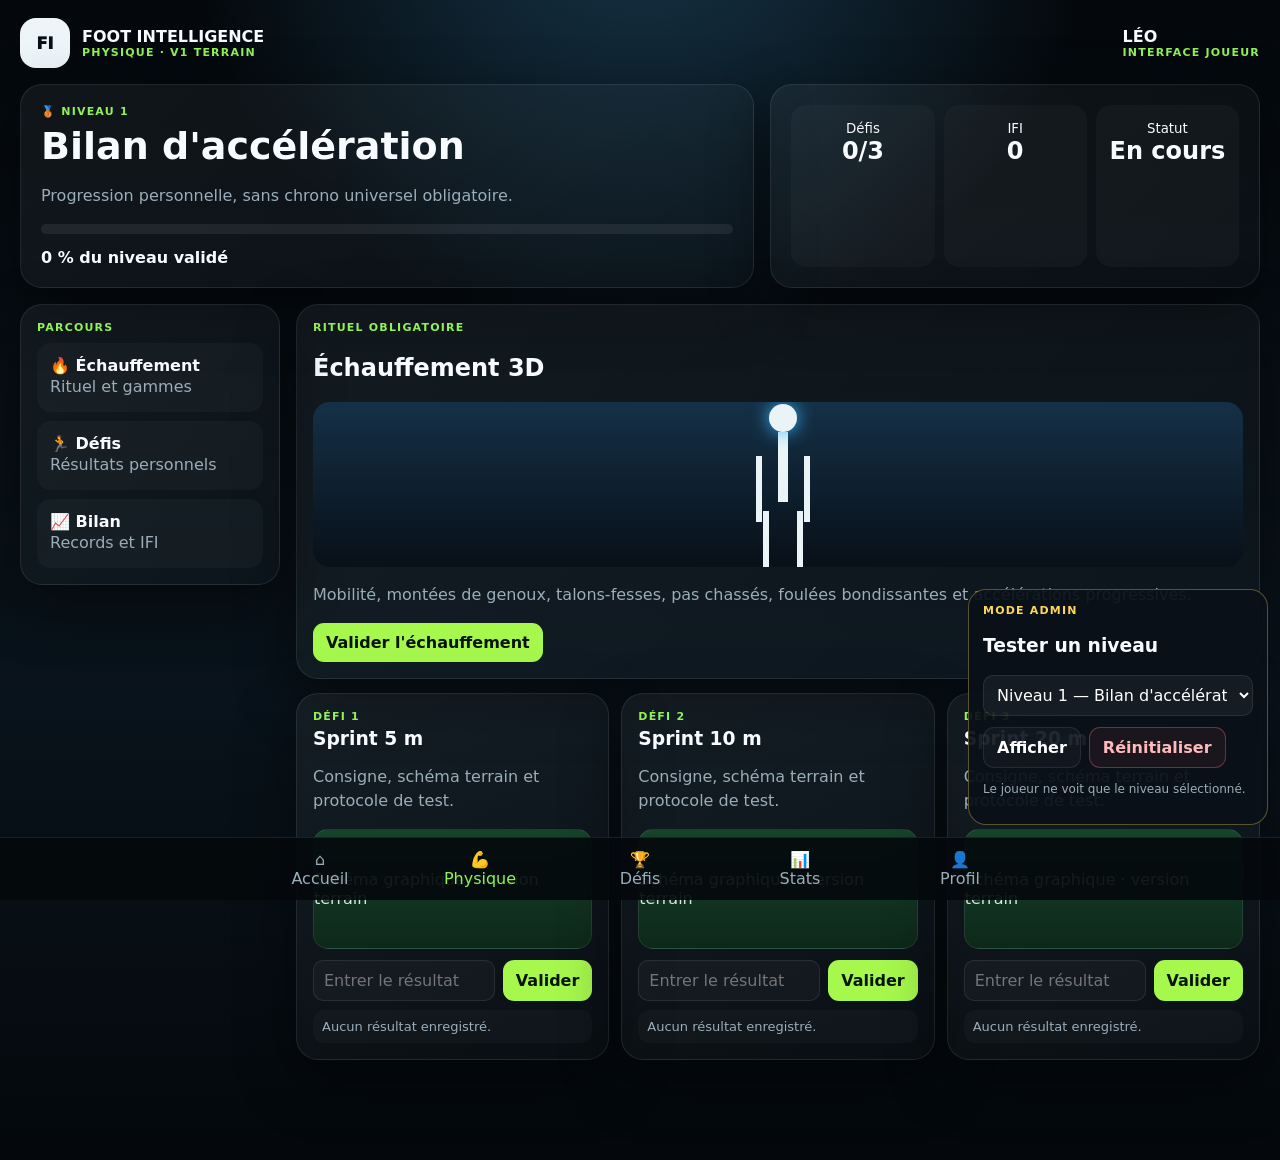
<file: modules/physique/index.html>
<!doctype html><html lang="fr"><head><meta charset="utf-8"><meta name="viewport" content="width=device-width,initial-scale=1">
<title>Foot Intelligence — Physique V1</title>
<style>
:root{--bg:#05090d;--panel:#0c151d;--text:#f8fbff;--muted:#9aadb9;--green:#91f257;--blue:#36b8ff;--gold:#ffd65b;--red:#ff7272;--line:#ffffff17}
*{box-sizing:border-box}body{margin:0;font-family:Inter,system-ui;background:radial-gradient(circle at 50% -10%,#17374b,transparent 32%),linear-gradient(#04080c,#09131b 60%,#04080c);color:var(--text);min-height:100vh}button,input,select{font:inherit}button{cursor:pointer}
.app{max-width:1350px;margin:auto;padding:18px 20px 100px}.top{display:flex;justify-content:space-between;align-items:center;gap:14px;margin-bottom:16px}.brand{display:flex;align-items:center;gap:12px}.logo{width:50px;height:50px;border-radius:16px;background:#eef5f8;color:#071019;display:grid;place-items:center;font-weight:1000}
.card{background:linear-gradient(145deg,#ffffff0d,#ffffff05);border:1px solid var(--line);border-radius:22px;box-shadow:0 20px 60px #0007}.hero{display:grid;grid-template-columns:1.2fr .8fr;gap:16px}.hero>div{padding:20px}h1{font-size:38px;margin:6px 0}.k{font-size:11px;letter-spacing:1.2px;text-transform:uppercase;font-weight:900;color:var(--green)}.muted{color:var(--muted);line-height:1.5}
.stats{display:grid;grid-template-columns:repeat(3,1fr);gap:9px}.stat{padding:13px;border-radius:15px;background:#ffffff07;text-align:center}.stat b{display:block;font-size:24px}.bar{height:10px;background:#ffffff12;border-radius:999px;overflow:hidden;margin:14px 0}.bar span{display:block;height:100%;width:0;background:linear-gradient(90deg,var(--green),var(--blue));transition:.3s}
.layout{display:grid;grid-template-columns:260px 1fr;gap:16px;margin-top:16px}.side{padding:16px;align-self:start;position:sticky;top:15px}.step{padding:12px;border-radius:14px;background:#ffffff07;margin-top:9px;border:1px solid transparent}.step.done{border-color:#91f25755}
.warn{padding:14px;border-radius:15px;background:#ff727210;border-left:3px solid var(--red);margin-bottom:14px}.warm{padding:16px;margin-bottom:14px}.anim{height:165px;border-radius:17px;background:linear-gradient(#153047,#081018);position:relative;overflow:hidden}.body{position:absolute;left:50%;top:30px;width:10px;height:70px;background:#eaf4f7;box-shadow:-24px 22px 0 -2px #eaf4f7,24px 22px 0 -2px #eaf4f7,-17px 77px 0 -2px #eaf4f7,17px 77px 0 -2px #eaf4f7;animation:mv 1s infinite alternate}.body:before{content:"";position:absolute;width:28px;height:28px;border-radius:50%;background:#eaf4f7;left:-9px;top:-28px;box-shadow:0 0 18px var(--blue)}@keyframes mv{to{transform:rotate(5deg)}}
.actions{display:flex;gap:8px;flex-wrap:wrap;margin-top:11px}.primary,.secondary,.danger{padding:10px 13px;border-radius:11px;font-weight:900}.primary{border:0;background:#a6f84d;color:#071404}.secondary{border:1px solid var(--line);background:#ffffff08;color:white}.danger{border:1px solid #ff727255;background:#ff727212;color:#ffbaba}
.grid{display:grid;grid-template-columns:repeat(3,1fr);gap:12px}.challenge{padding:16px}.challenge h3{margin:5px 0}.diagram{height:120px;border-radius:15px;background:linear-gradient(#17432b,#0d281a);border:1px solid var(--line);display:grid;place-items:center;color:#d8e8df;margin:11px 0}.entry{display:grid;grid-template-columns:1fr auto;gap:8px}input{width:100%;padding:10px;border-radius:10px;background:#ffffff08;color:white;border:1px solid var(--line)}.result{margin-top:9px;padding:9px;border-radius:11px;background:#ffffff06;color:var(--muted);font-size:13px}.result.ok{color:var(--green);border:1px solid #91f25745}
.admin{position:fixed;right:12px;bottom:75px;width:300px;padding:14px;background:#0a1118ed;border:1px solid #ffd65b55;border-radius:18px;z-index:20}.admin select{width:100%;padding:9px;border-radius:10px;background:#ffffff0d;color:white;border:1px solid var(--line)}nav{position:fixed;left:0;right:0;bottom:0;background:#05090deb;border-top:1px solid var(--line)}nav div{max-width:800px;margin:auto;display:grid;grid-template-columns:repeat(5,1fr)}nav button{border:0;background:none;color:var(--muted);padding:12px}nav button:nth-child(2){color:var(--green)}
@media(max-width:950px){.hero,.layout{grid-template-columns:1fr}.side{position:static}.grid{grid-template-columns:1fr 1fr}}@media(max-width:650px){.stats,.grid{grid-template-columns:1fr}.top{align-items:flex-start;flex-direction:column}.admin{left:10px;right:10px;width:auto}h1{font-size:29px}}
</style></head><body>
<div class="app"><header class="top"><div class="brand"><div class="logo">FI</div><div><b>FOOT INTELLIGENCE</b><div class="k">Physique · V1 terrain</div></div></div><div><b>LÉO</b><div class="k">Interface joueur</div></div></header>
<section class="hero"><div class="card"><div class="k" id="lvl"></div><h1 id="title"></h1><p class="muted" id="desc">Progression personnelle, sans chrono universel obligatoire.</p><div class="bar"><span id="bar"></span></div><b id="pct"></b></div><div class="card stats"><div class="stat"><small>Défis</small><b id="done"></b></div><div class="stat"><small>IFI</small><b id="ifi"></b></div><div class="stat"><small>Statut</small><b id="status"></b></div></div></section>
<div class="layout"><aside class="card side"><div class="k">Parcours</div><div class="step" id="sw"><b>🔥 Échauffement</b><div class="muted">Rituel et gammes</div></div><div class="step" id="sd"><b>🏃 Défis</b><div class="muted">Résultats personnels</div></div><div class="step" id="sb"><b>📈 Bilan</b><div class="muted">Records et IFI</div></div></aside>
<main><div id="warn"></div><section class="card warm"><div class="k">Rituel obligatoire</div><h2>Échauffement 3D</h2><div class="anim"><div class="body"></div></div><p class="muted">Mobilité, montées de genoux, talons-fesses, pas chassés, foulées bondissantes et accélérations progressives.</p><div class="actions"><button class="primary" onclick="warm()">Valider l'échauffement</button></div></section><section class="grid" id="grid"></section></main></div></div>
<div class="admin"><div class="k" style="color:var(--gold)">Mode admin</div><h3>Tester un niveau</h3><select id="sel"></select><div class="actions"><button class="secondary" onclick="apply()">Afficher</button><button class="danger" onclick="resetLevel()">Réinitialiser</button></div><p class="muted" style="font-size:12px">Le joueur ne voit que le niveau sélectionné.</p></div>
<nav><div><button>⌂<br>Accueil</button><button>💪<br>Physique</button><button>🏆<br>Défis</button><button>📊<br>Stats</button><button>👤<br>Profil</button></div></nav>
<script>
const L={"1": ["Bilan d'accélération", ["Sprint 5 m", "Sprint 10 m", "Sprint 20 m"], ""], "2": ["Freinage et relance", ["5 m Aller / Retour", "10 m Aller / Retour", "Le Carré — départ A/B"], ""], "3": ["Agilité et résistance", ["Le Zigzag", "Tour 280 m", "Le Légionnaire"], "Tour 280 m et Légionnaire sur des jours différents."], "4": ["Premier grand bilan", ["Sprint 5-10-20 m", "VAMEVAL", "Illinois"], "VAMEVAL lors d'une séance dédiée."], "5": ["Appuis et résistance", ["5 m Aller / Retour", "Le Serpent", "Tour 280 m"], ""], "6": ["Bilan intermédiaire", ["Réévaluation Zigzag", "Le Légionnaire", "VAMEVAL"], "Légionnaire et VAMEVAL obligatoirement à des jours différents."], "7": ["Vitesse et agilité", ["Sprint 5-10-20 m", "Illinois", "Tour 280 m"], ""], "8": ["Relance et VMA", ["5 m Aller / Retour", "Le Serpent", "VAMEVAL"], "VAMEVAL lors d'une séance dédiée."], "9": ["Mental et résistance", ["Le Zigzag", "Le Légionnaire", "Tour 280 m"], "Légionnaire et Tour 280 m sur des jours différents."], "10": ["Bilan avancé", ["Sprint 5-10-20 m", "Illinois", "VAMEVAL"], "VAMEVAL lors d'une séance dédiée."], "11": ["Relance et endurance", ["5 m Aller / Retour", "Le Serpent", "Tour 280 m"], ""], "12": ["Résistance de haut niveau", ["Le Zigzag", "Le Légionnaire", "VAMEVAL"], "Légionnaire et VAMEVAL à des jours différents."], "13": ["Puissance et résistance", ["Sprint 5-10-20 m", "Illinois", "Tour 280 × 2 — 560 m"], ""], "14": ["Dernière préparation", ["5 m Aller / Retour", "Le Serpent", "VAMEVAL"], "VAMEVAL lors d'une séance dédiée."], "15": ["Consécration physique", ["Sprint 5-10-20 m — bilan", "Illinois — bilan", "Tour 280 × 2 — 560 m", "Le Légionnaire — sacre"], "Répartir les tests maximaux sur plusieurs jours."]};const S=JSON.parse(localStorage.getItem('fi-phy-v1')||'{}');const sel=document.getElementById('sel');for(let i=1;i<=15;i++){let o=document.createElement('option');o.value=i;o.textContent='Niveau '+i+' — '+L[i][0];sel.appendChild(o)}sel.value=S.level||1;
function save(){localStorage.setItem('fi-phy-v1',JSON.stringify(S))}function k(n,i){return 'L'+n+'C'+i}function warm(){S['W'+sel.value]=true;save();render()}function store(id){let e=document.getElementById(id);if(!e.value)return;S[id]=e.value;save();render()}function apply(){S.level=+sel.value;save();render()}function resetLevel(){let n=+sel.value;Object.keys(S).filter(x=>x.startsWith('L'+n+'C')||x==='W'+n).forEach(x=>delete S[x]);save();render()}
function render(){let n=+sel.value,d=L[n],ch=d[1],warn=d[2];document.getElementById('lvl').textContent=(n%3===1?'🥉':n%3===2?'🥈':'🥇')+' Niveau '+n;document.getElementById('title').textContent=d[0];document.getElementById('warn').innerHTML=warn?'<div class="warn"><b>⚠️ Organisation des séances</b><br>'+warn+'</div>':'';let g=document.getElementById('grid');g.innerHTML='';let c=0;ch.forEach((name,i)=>{let id=k(n,i),ok=S[id]!==undefined;if(ok)c++;g.innerHTML+=`<article class="card challenge"><div class="k">Défi ${i+1}</div><h3>${name}</h3><p class="muted">Consigne, schéma terrain et protocole de test.</p><div class="diagram">Schéma graphique · version terrain</div><div class="entry"><input id="${id}" placeholder="Entrer le résultat"><button class="primary" onclick="store('${id}')">Valider</button></div><div class="result ${ok?'ok':''}">${ok?'Résultat enregistré : '+S[id]+' · +25 IFI':'Aucun résultat enregistré.'}</div></article>`});let w=!!S['W'+n],tot=ch.length+1,done=c+(w?1:0),p=Math.round(done/tot*100);document.getElementById('bar').style.width=p+'%';document.getElementById('pct').textContent=p+' % du niveau validé';document.getElementById('done').textContent=c+'/'+ch.length;document.getElementById('ifi').textContent=c*25+(w?10:0);document.getElementById('status').textContent=c===ch.length&&w?'Validé':'En cours';document.getElementById('sw').classList.toggle('done',w);document.getElementById('sd').classList.toggle('done',c===ch.length);document.getElementById('sb').classList.toggle('done',c===ch.length&&w)}render();
</script></body></html>
</file>
